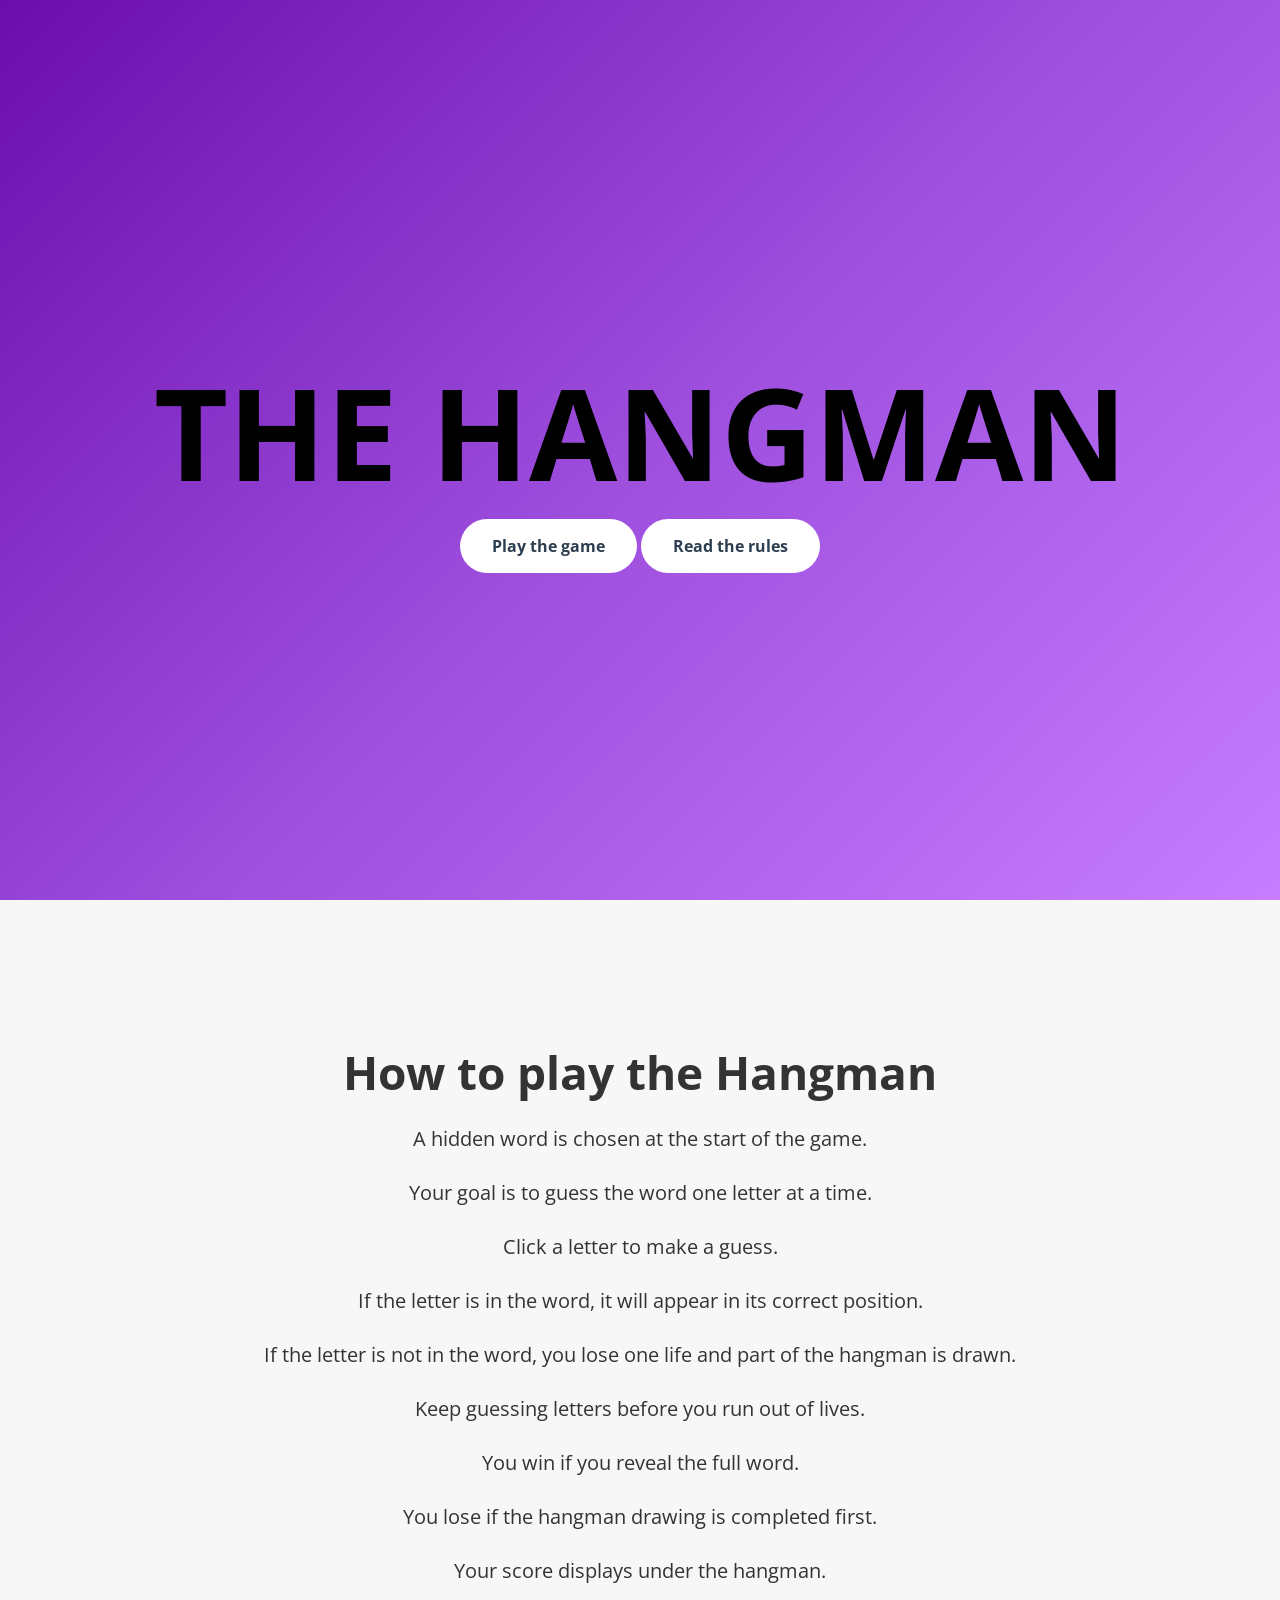
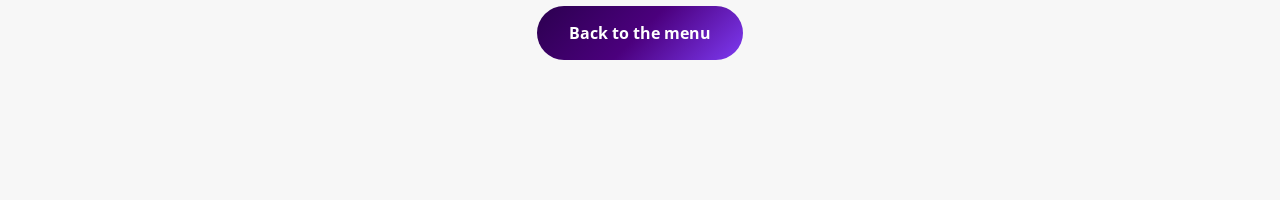
<file: .github/workflows/index.html>
<!DOCTYPE html>
<html lang="en">
<head>
  <meta charset="UTF-8" />
  <link rel="stylesheet" href="css/titlePage_style.css">
  <meta name="viewport" content="width=device-width, initial-scale=1.0" />
  <title></title>
  
</head>
<body>
 
  <!-- main page -->

    <section id="main" class="hero">
      <div class="sec1"><h1>THE HANGMAN</h1>
      <a class="mainBtn" href="game.html">Play the game</a>
       <a class="mainBtn" href="#rules">Read the rules</a>
    </div>
  </section>

   <!-- main page -->

  <!-- rules -->
 
  <section class="rules_section" id="rules">
    <h1>How to play the Hangman</h1>
    <br>
    <p>
    A hidden word is chosen at the start of the game.<br>
      <br>
    Your goal is to guess the word one letter at a time.<br>
      <br>
    Click a letter to make a guess.<br>
      <br>
    If the letter is in the word, it will appear in its correct position.<br>
      <br>
    If the letter is not in the word, you lose one life and part of the hangman is drawn.<br>
      <br>
    Keep guessing letters before you run out of lives.<br>
      <br>
    You win if you reveal the full word.<br>
      <br>
    You lose if the hangman drawing is completed first.<br>
    <br>
    Your score displays under the hangman.<br>
    </p>
    <br>
    
    <a class="rulesBtn" href="#main">Back to the menu</a>
  </section>

    <!-- rules -->
</body>
</html>
</file>
<file: .github/workflows/css/titlePage_style.css>
@import url("https://fonts.googleapis.com/css2?family=Open+Sans:wght@400;500;600;700&display=swap");
* {
    margin: 0;
    padding: 0;
    box-sizing: border-box;
    font-family: "Open Sans", sans-serif;
}

/* titlePage */
.hero {
      height: 100vh;
      background: linear-gradient(135deg, #6a0dad 0%, #9d4edd 50%, #c77dff 100%);
      display: flex;
      flex-direction: row;
      gap: 200px;
      justify-content: center;
      align-items: center;
      text-align: center;
      padding: 2rem;
    }

    .hero h1 {
      font-size: 8rem;
      margin-bottom: 1rem;
    }

    .mainBtn {
      background-color: #fff;
      color: #2c3e50;
      padding: 1rem 2rem;
      border-radius: 999px;
      text-decoration: none;
      font-weight: bold;
      transition: background 0.6s ease;
    }

    .mainBtn:hover {
      background: linear-gradient(135deg, #2b004f 0%, #4b007d 50%, #7e3af2 100%);
      color: #fff;
    }

/* titlePage */


html{
    scroll-behavior: smooth; 
}

.rules_section{
    min-height: 100vh;
      background: #f7f7f7;
      color: #333;
      display: flex;
      flex-direction: column;
      justify-content: center;
      align-items: center;
      padding: 2rem;
}

.rules_section h1{
    font-size: 46px;
}

.rules_section p{
    text-align: center;
    font-size: 20px;
}

.rulesBtn{
   background: linear-gradient(135deg, #2b004f 0%, #4b007d 50%, #7e3af2 100%);
      color: #ffffff;
      padding: 1rem 2rem;
      border-radius: 999px;
      text-decoration: none;
      font-weight: bold;
      transition: 0.6s ease;
}

.rulesBtn:hover{
  transform: translateY(-5px);
}
</file>
